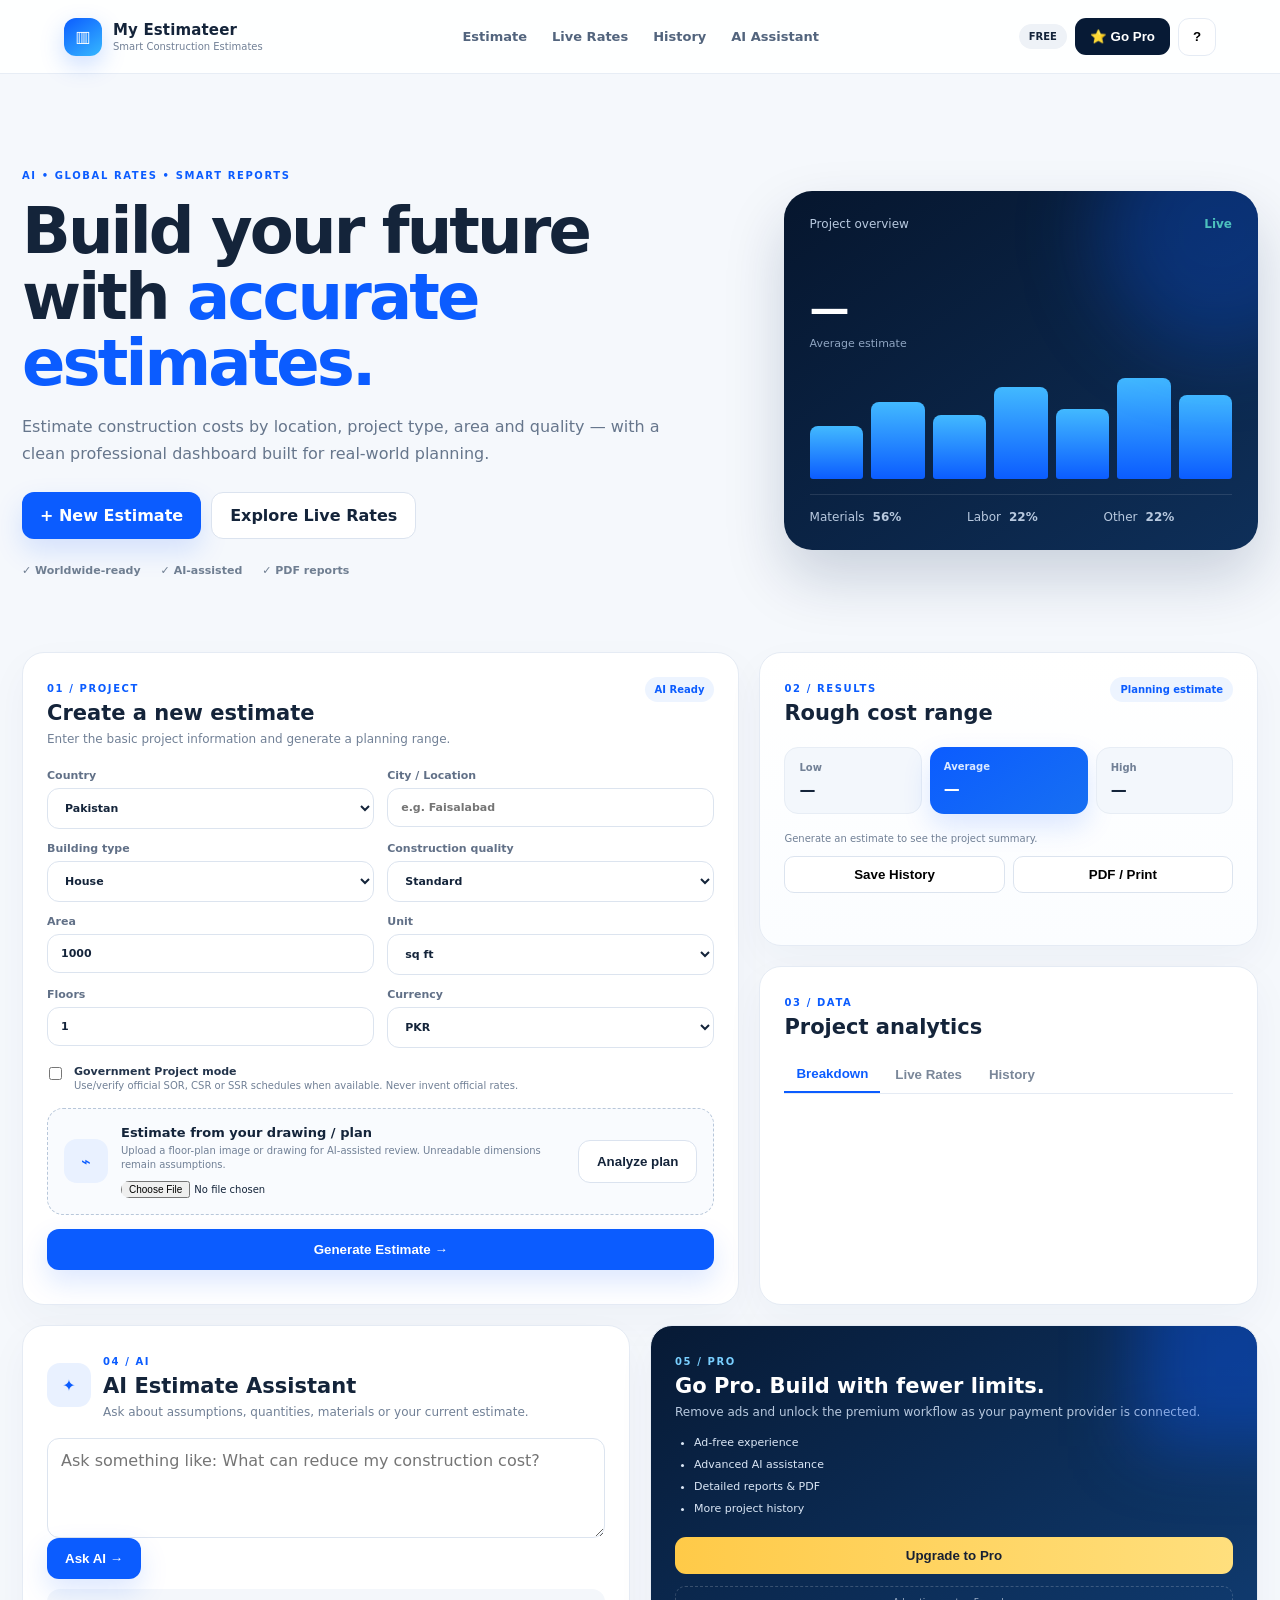
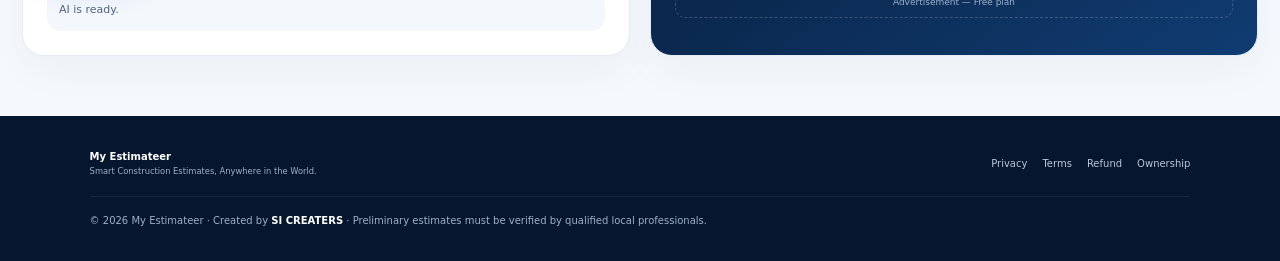
<file: index.html>
<!doctype html>
<html lang="en">
<head>
<meta charset="utf-8"><meta name="viewport" content="width=device-width,initial-scale=1">
<meta name="theme-color" content="#0b5cff"><title>My Estimateer — Smart Construction Estimates</title>
<link rel="manifest" href="manifest.json"><link rel="stylesheet" href="styles.css">
</head>
<body>
<div class="app-shell">
<header class="topbar">
  <a class="brand" href="#top"><span class="brand-mark">▥</span><span><b>My Estimateer</b><small>Smart Construction Estimates</small></span></a>
  <nav class="desktop-nav"><a href="#estimate">Estimate</a><a href="#rates-card">Live Rates</a><a href="#history-card">History</a><a href="#assistant">AI Assistant</a></nav>
  <div class="top-actions"><span id="planBadge" class="plan-badge">FREE</span><button id="proBtn" class="pro-btn">★ Go Pro</button><button id="tutorial" class="icon-btn" aria-label="Tutorial">?</button></div>
</header>

<section class="hero" id="top">
  <div class="hero-copy">
    <span class="eyebrow">AI • GLOBAL RATES • SMART REPORTS</span>
    <h1>Build your future with <span>accurate estimates.</span></h1>
    <p>Estimate construction costs by location, project type, area and quality — with a clean professional dashboard built for real-world planning.</p>
    <div class="hero-actions"><a class="primary hero-btn" href="#estimate">+ New Estimate</a><a class="secondary hero-btn" href="#rates-card">Explore Live Rates</a></div>
    <div class="hero-trust"><span>✓ Worldwide-ready</span><span>✓ AI-assisted</span><span>✓ PDF reports</span></div>
  </div>
  <div class="hero-panel">
    <div class="mini-panel-head"><span>Project overview</span><b>Live</b></div>
    <div class="mini-number"><strong id="heroAvg">—</strong><span>Average estimate</span></div>
    <div class="mini-bars"><i style="height:48%"></i><i style="height:70%"></i><i style="height:58%"></i><i style="height:84%"></i><i style="height:64%"></i><i style="height:92%"></i><i style="height:76%"></i></div>
    <div class="mini-footer"><span>Materials</span><b>56%</b><span>Labor</span><b>22%</b><span>Other</span><b>22%</b></div>
  </div>
</section>

<main class="dashboard" id="estimate">
<section class="card estimate-card">
  <div class="section-heading"><div><span class="section-kicker">01 / PROJECT</span><h2>Create a new estimate</h2><p>Enter the basic project information and generate a planning range.</p></div><span class="step-pill">AI Ready</span></div>
  <div class="form-grid">
    <label>Country<select id="country"></select></label>
    <label>City / Location<input id="city" placeholder="e.g. Faisalabad"></label>
    <label>Building type<select id="type"><option>House</option><option>Commercial</option><option>Industrial</option><option>Government</option><option>Other</option></select></label>
    <label>Construction quality<select id="quality"><option value="basic">Basic</option><option value="standard" selected>Standard</option><option value="premium">Premium</option></select></label>
    <label>Area<input id="area" type="number" value="1000" min="1"></label>
    <label>Unit<select id="unit"><option value="sqft">sq ft</option><option value="sqm">m²</option><option value="sqyd">sq yd</option></select></label>
    <label>Floors<input id="floors" type="number" value="1" min="1"></label>
    <label>Currency<select id="currency"></select></label>
  </div>
  <label class="check"><input id="gov" type="checkbox"><span><b>Government Project mode</b><small>Use/verify official SOR, CSR or SSR schedules when available. Never invent official rates.</small></span></label>
  <div class="plan-upload"><div class="upload-icon">⌁</div><div><h3>Estimate from your drawing / plan</h3><p>Upload a floor-plan image or drawing for AI-assisted review. Unreadable dimensions remain assumptions.</p><input id="file" type="file" accept="image/*,.pdf"><div id="preview"></div></div><button id="analyze" class="secondary">Analyze plan</button></div>
  <button class="primary generate-btn" id="estimate">Generate Estimate →</button><p class="note" id="note"></p>
</section>

<section class="results-stack">
  <div class="card result-card">
    <div class="result-head"><div><span class="section-kicker">02 / RESULTS</span><h2>Rough cost range</h2></div><span class="confidence">Planning estimate</span></div>
    <div class="totals"><div><span>Low</span><strong id="low">—</strong></div><div class="featured"><span>Average</span><strong id="avg">—</strong></div><div><span>High</span><strong id="high">—</strong></div></div>
    <p id="meta" class="note">Generate an estimate to see the project summary.</p>
    <div class="result-actions"><button id="save">Save History</button><button id="print">PDF / Print</button></div>
  </div>
  <div class="card analytics-card" id="rates-card">
    <div class="section-heading compact"><div><span class="section-kicker">03 / DATA</span><h2>Project analytics</h2></div></div>
    <div class="tabs"><button data-tab="break">Breakdown</button><button data-tab="rates">Live Rates</button><button data-tab="history">History</button></div>
    <div id="break" class="tab active"></div><div id="rates" class="tab"></div><div id="history" class="tab"></div>
  </div>
</section>

<section class="lower-grid">
  <div class="card assistant-card" id="assistant"><div class="assistant-top"><div class="ai-avatar">✦</div><div><span class="section-kicker">04 / AI</span><h2>AI Estimate Assistant</h2><p>Ask about assumptions, quantities, materials or your current estimate.</p></div></div><textarea id="q" placeholder="Ask something like: What can reduce my construction cost?"></textarea><button id="ask" class="primary">Ask AI →</button><div id="answer" class="answer">AI is ready.</div></div>
  <div class="card pro-card"><div class="pro-glow"></div><span class="section-kicker">05 / PRO</span><h2>Go Pro. Build with fewer limits.</h2><p>Remove ads and unlock the premium workflow as your payment provider is connected.</p><ul><li>Ad-free experience</li><li>Advanced AI assistance</li><li>Detailed reports & PDF</li><li>More project history</li></ul><button id="upgradeBtn" class="pro-cta">Upgrade to Pro →</button><div id="adSlot" class="ad-slot">Advertisement — Free plan</div></div>
</section>
</main>

<footer><div><b>My Estimateer</b><small>Smart Construction Estimates, Anywhere in the World.</small></div><div class="footer-links"><a href="privacy-policy.html">Privacy</a><a href="terms-and-conditions.html">Terms</a><a href="refund-policy.html">Refund</a><a href="ownership-statement.html">Ownership</a></div><p>© 2026 My Estimateer · Created by <b>SI CREATERS</b> · Preliminary estimates must be verified by qualified local professionals.</p></footer>
</div>
<script src="app.js"></script>
</body></html>
</file>
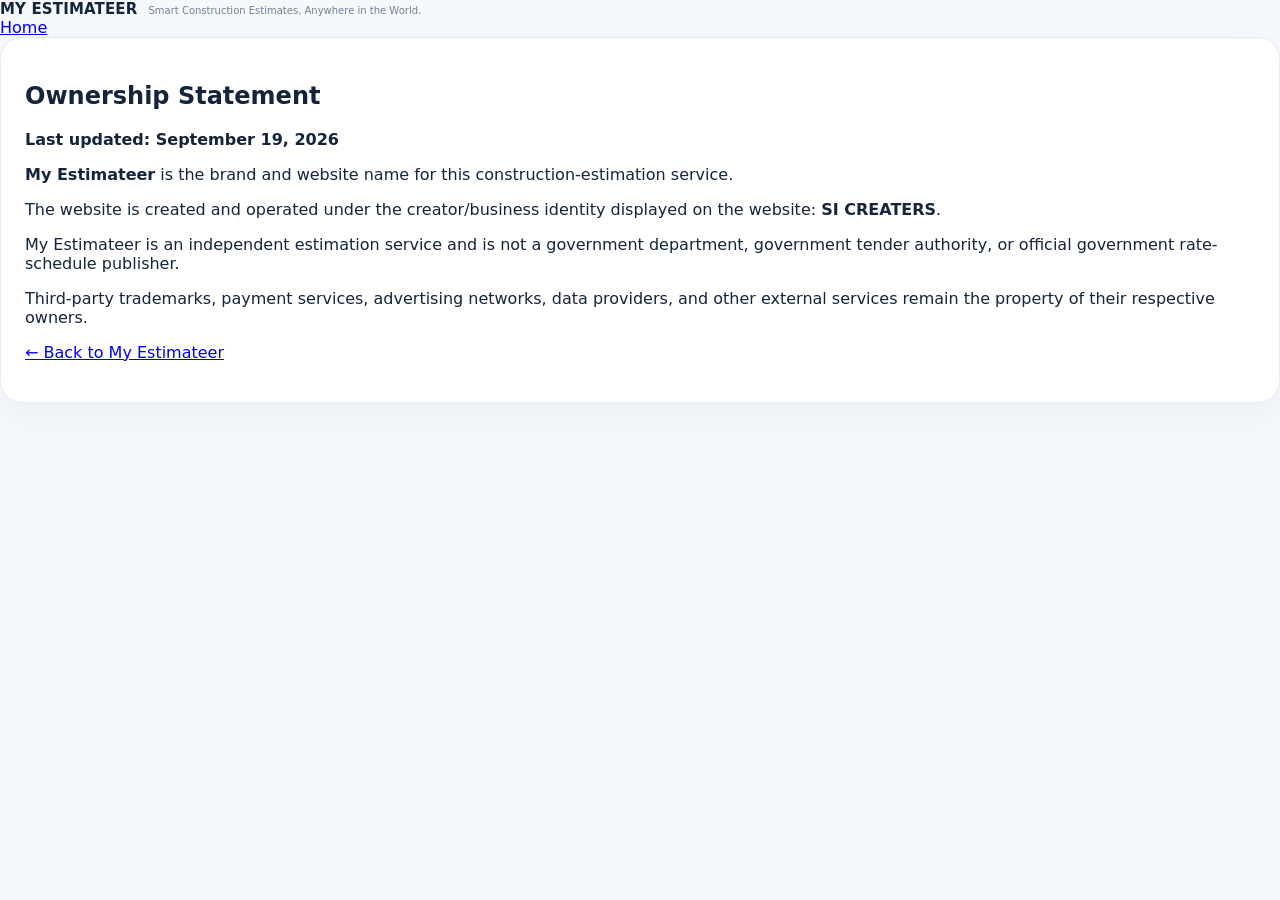
<file: ownership-statement.html>
<!doctype html><html lang="en"><head><meta charset="utf-8"><meta name="viewport" content="width=device-width,initial-scale=1"><title>Ownership Statement — My Estimateer</title><link rel="stylesheet" href="styles.css"></head><body><header><div class="brand"><b>MY ESTIMATEER</b><small>Smart Construction Estimates, Anywhere in the World.</small></div><a href="index.html">Home</a></header><main><section class="card legal"><h1>Ownership Statement</h1><p><strong>Last updated: September 19, 2026</strong></p><p><strong>My Estimateer</strong> is the brand and website name for this construction-estimation service.</p><p>The website is created and operated under the creator/business identity displayed on the website: <strong>SI CREATERS</strong>.</p><p>My Estimateer is an independent estimation service and is not a government department, government tender authority, or official government rate-schedule publisher.</p><p>Third-party trademarks, payment services, advertising networks, data providers, and other external services remain the property of their respective owners.</p><p><a href="index.html">← Back to My Estimateer</a></p></section></main></body></html>
</file>
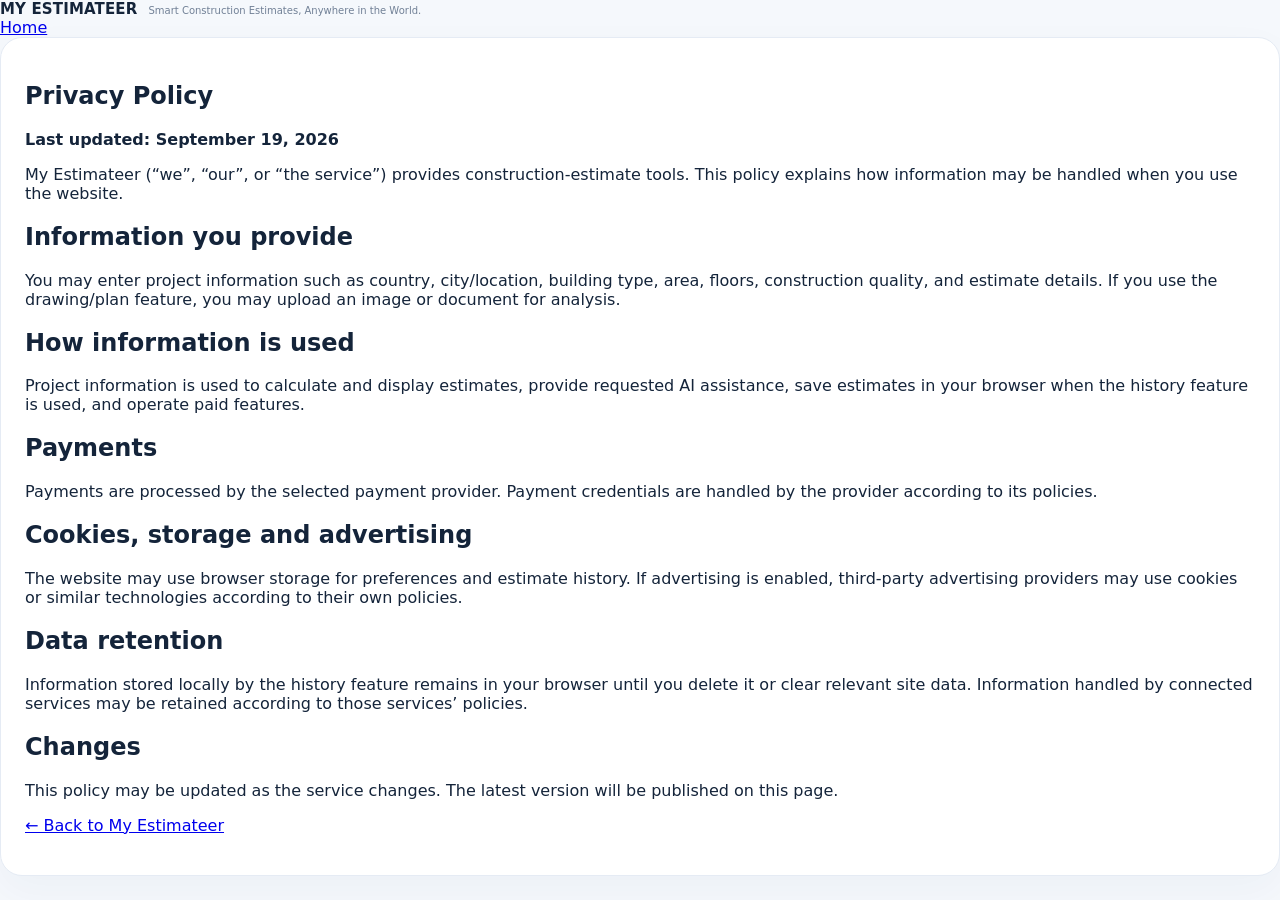
<file: privacy-policy.html>
<!doctype html><html lang="en"><head><meta charset="utf-8"><meta name="viewport" content="width=device-width,initial-scale=1"><title>Privacy Policy — My Estimateer</title><link rel="stylesheet" href="styles.css"></head><body><header><div class="brand"><b>MY ESTIMATEER</b><small>Smart Construction Estimates, Anywhere in the World.</small></div><a href="index.html">Home</a></header><main><section class="card legal"><h1>Privacy Policy</h1><p><strong>Last updated: September 19, 2026</strong></p><p>My Estimateer (“we”, “our”, or “the service”) provides construction-estimate tools. This policy explains how information may be handled when you use the website.</p><h2>Information you provide</h2><p>You may enter project information such as country, city/location, building type, area, floors, construction quality, and estimate details. If you use the drawing/plan feature, you may upload an image or document for analysis.</p><h2>How information is used</h2><p>Project information is used to calculate and display estimates, provide requested AI assistance, save estimates in your browser when the history feature is used, and operate paid features.</p><h2>Payments</h2><p>Payments are processed by the selected payment provider. Payment credentials are handled by the provider according to its policies.</p><h2>Cookies, storage and advertising</h2><p>The website may use browser storage for preferences and estimate history. If advertising is enabled, third-party advertising providers may use cookies or similar technologies according to their own policies.</p><h2>Data retention</h2><p>Information stored locally by the history feature remains in your browser until you delete it or clear relevant site data. Information handled by connected services may be retained according to those services’ policies.</p><h2>Changes</h2><p>This policy may be updated as the service changes. The latest version will be published on this page.</p><p><a href="index.html">← Back to My Estimateer</a></p></section></main></body></html>
</file>
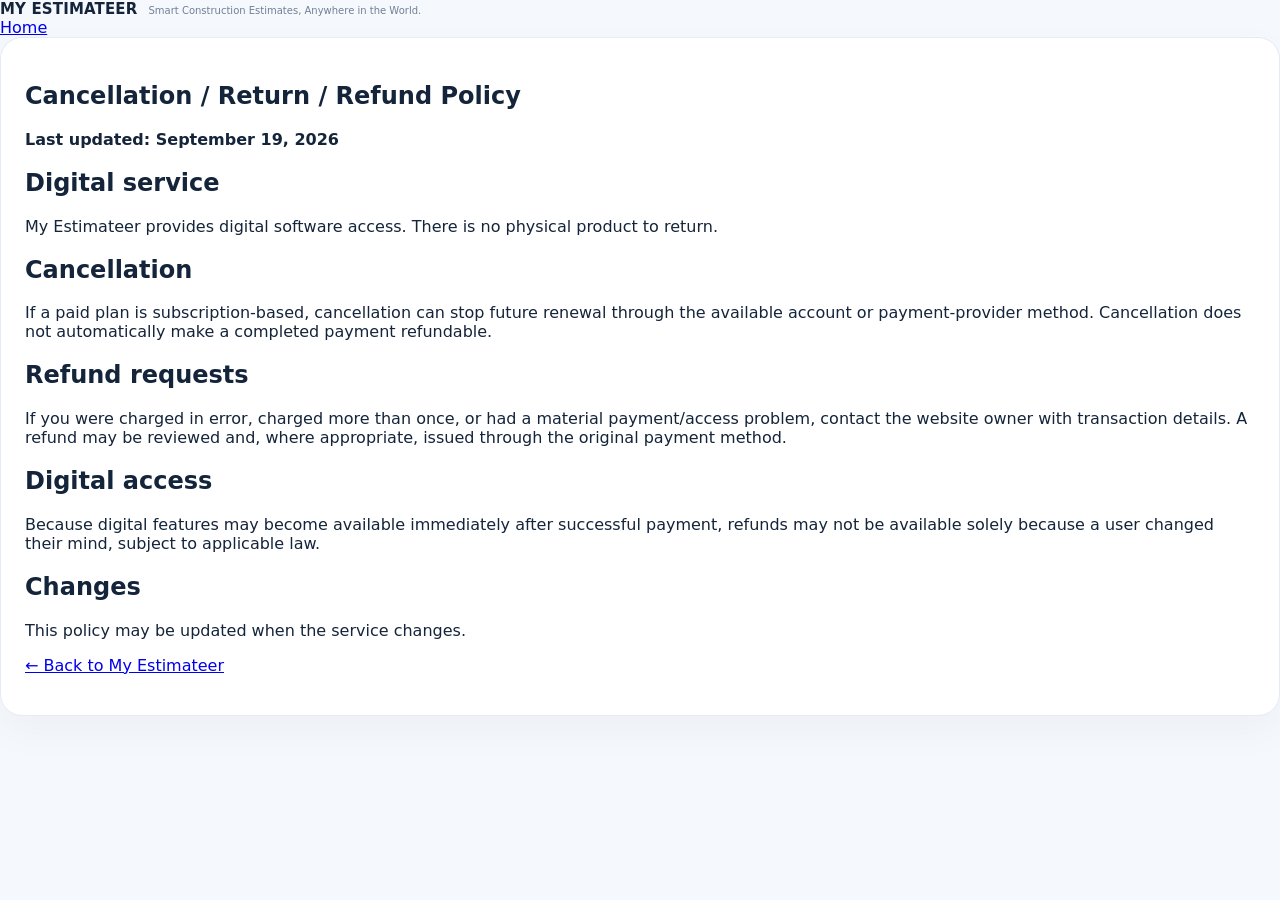
<file: refund-policy.html>
<!doctype html><html lang="en"><head><meta charset="utf-8"><meta name="viewport" content="width=device-width,initial-scale=1"><title>Cancellation / Return / Refund Policy — My Estimateer</title><link rel="stylesheet" href="styles.css"></head><body><header><div class="brand"><b>MY ESTIMATEER</b><small>Smart Construction Estimates, Anywhere in the World.</small></div><a href="index.html">Home</a></header><main><section class="card legal"><h1>Cancellation / Return / Refund Policy</h1><p><strong>Last updated: September 19, 2026</strong></p><h2>Digital service</h2><p>My Estimateer provides digital software access. There is no physical product to return.</p><h2>Cancellation</h2><p>If a paid plan is subscription-based, cancellation can stop future renewal through the available account or payment-provider method. Cancellation does not automatically make a completed payment refundable.</p><h2>Refund requests</h2><p>If you were charged in error, charged more than once, or had a material payment/access problem, contact the website owner with transaction details. A refund may be reviewed and, where appropriate, issued through the original payment method.</p><h2>Digital access</h2><p>Because digital features may become available immediately after successful payment, refunds may not be available solely because a user changed their mind, subject to applicable law.</p><h2>Changes</h2><p>This policy may be updated when the service changes.</p><p><a href="index.html">← Back to My Estimateer</a></p></section></main></body></html>
</file>
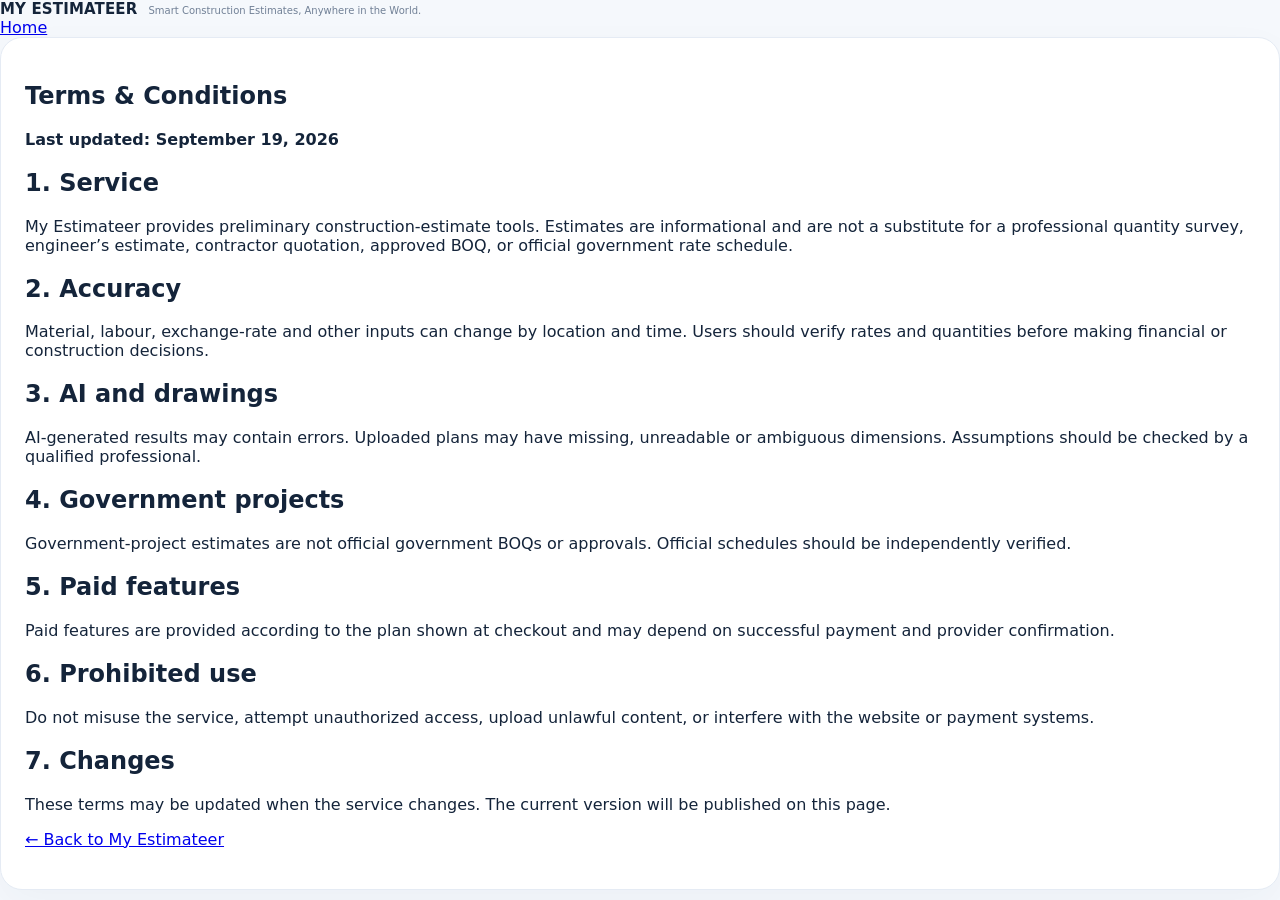
<file: terms-and-conditions.html>
<!doctype html><html lang="en"><head><meta charset="utf-8"><meta name="viewport" content="width=device-width,initial-scale=1"><title>Terms & Conditions — My Estimateer</title><link rel="stylesheet" href="styles.css"></head><body><header><div class="brand"><b>MY ESTIMATEER</b><small>Smart Construction Estimates, Anywhere in the World.</small></div><a href="index.html">Home</a></header><main><section class="card legal"><h1>Terms & Conditions</h1><p><strong>Last updated: September 19, 2026</strong></p><h2>1. Service</h2><p>My Estimateer provides preliminary construction-estimate tools. Estimates are informational and are not a substitute for a professional quantity survey, engineer’s estimate, contractor quotation, approved BOQ, or official government rate schedule.</p><h2>2. Accuracy</h2><p>Material, labour, exchange-rate and other inputs can change by location and time. Users should verify rates and quantities before making financial or construction decisions.</p><h2>3. AI and drawings</h2><p>AI-generated results may contain errors. Uploaded plans may have missing, unreadable or ambiguous dimensions. Assumptions should be checked by a qualified professional.</p><h2>4. Government projects</h2><p>Government-project estimates are not official government BOQs or approvals. Official schedules should be independently verified.</p><h2>5. Paid features</h2><p>Paid features are provided according to the plan shown at checkout and may depend on successful payment and provider confirmation.</p><h2>6. Prohibited use</h2><p>Do not misuse the service, attempt unauthorized access, upload unlawful content, or interfere with the website or payment systems.</p><h2>7. Changes</h2><p>These terms may be updated when the service changes. The current version will be published on this page.</p><p><a href="index.html">← Back to My Estimateer</a></p></section></main></body></html>
</file>
<file: styles.css>
:root{--navy:#071a35;--blue:#0b5cff;--cyan:#38bdf8;--ink:#14243a;--muted:#718096;--line:#e5ebf4;--bg:#f5f8fc;--card:#fff;--soft:#edf4ff;--gold:#ffcc52}*{box-sizing:border-box}html{scroll-behavior:smooth}body{margin:0;background:var(--bg);color:var(--ink);font-family:Inter,ui-sans-serif,system-ui,-apple-system,BlinkMacSystemFont,"Segoe UI",Arial,sans-serif}.app-shell{min-height:100vh}.topbar{height:74px;position:sticky;top:0;z-index:20;display:flex;align-items:center;justify-content:space-between;padding:0 clamp(18px,5vw,72px);background:rgba(255,255,255,.9);backdrop-filter:blur(18px);border-bottom:1px solid rgba(229,235,244,.9)}.brand{display:flex;align-items:center;gap:11px;text-decoration:none;color:var(--ink)}.brand-mark{width:38px;height:38px;display:grid;place-items:center;border-radius:12px;background:linear-gradient(145deg,#0b5cff,#36b8ff);color:white;font-weight:900;box-shadow:0 9px 25px #0b5cff35}.brand b{display:block;font-size:15px;letter-spacing:.01em}.brand small{display:block;color:var(--muted);font-size:10px;margin-top:2px}.desktop-nav{display:flex;gap:25px}.desktop-nav a{color:#52647d;text-decoration:none;font-size:13px;font-weight:700}.desktop-nav a:hover{color:var(--blue)}.top-actions{display:flex;align-items:center;gap:8px}.plan-badge{background:#eef2f7;padding:7px 10px;border-radius:999px;font-size:10px;font-weight:900}.pro-btn,.pro-cta{border:0;background:var(--navy);color:#fff;border-radius:11px;padding:11px 15px;font-weight:800;cursor:pointer}.icon-btn{width:38px;height:38px;border:1px solid var(--line);background:#fff;border-radius:11px;font-weight:900}.hero{max-width:1280px;margin:0 auto;padding:70px 22px 45px;display:grid;grid-template-columns:1.2fr .8fr;gap:50px;align-items:center}.hero-copy{padding:20px 0}.eyebrow,.section-kicker{font-size:10px;letter-spacing:.16em;font-weight:900;color:var(--blue)}.hero h1{font-size:clamp(38px,5vw,66px);line-height:1.03;letter-spacing:-.045em;margin:16px 0}.hero h1 span{color:var(--blue)}.hero p{max-width:650px;color:#66768c;font-size:16px;line-height:1.7}.hero-actions{display:flex;gap:10px;margin:25px 0}.hero-btn{text-decoration:none!important;display:inline-flex!important;align-items:center;justify-content:center;width:auto!important}.primary,.secondary{border-radius:12px;padding:13px 18px;font-weight:800;cursor:pointer;text-decoration:none}.primary{background:var(--blue);color:white;border:0;box-shadow:0 12px 28px #0b5cff25}.secondary{background:#fff;color:var(--ink);border:1px solid #dbe3ef}.hero-trust{display:flex;gap:20px;flex-wrap:wrap;color:#6f7e91;font-size:11px;font-weight:700}.hero-panel{background:linear-gradient(145deg,#06162e,#0e2f59);border-radius:28px;padding:26px;color:#fff;box-shadow:0 28px 60px #08234b2e;min-height:330px;position:relative;overflow:hidden}.hero-panel:after{content:"";position:absolute;width:240px;height:240px;border-radius:50%;background:#0b5cff45;filter:blur(40px);right:-80px;top:-80px}.mini-panel-head,.mini-footer{display:grid;grid-template-columns:1fr auto;gap:8px;font-size:12px;color:#b8c9df}.mini-panel-head b{color:#65e6a5}.mini-number{margin:55px 0 18px}.mini-number strong{display:block;font-size:40px;letter-spacing:-.04em}.mini-number span{font-size:11px;color:#8fa5c2}.mini-bars{height:110px;display:flex;align-items:end;gap:8px}.mini-bars i{display:block;flex:1;border-radius:8px 8px 3px 3px;background:linear-gradient(#42b9ff,#0b5cff)}.mini-footer{grid-template-columns:auto 1fr auto 1fr auto 1fr;margin-top:15px;padding-top:15px;border-top:1px solid #ffffff1c}.dashboard{max-width:1280px;margin:0 auto;padding:10px 22px 60px;display:grid;grid-template-columns:1.18fr .82fr;gap:20px}.card{background:var(--card);border:1px solid var(--line);border-radius:22px;padding:24px;box-shadow:0 15px 40px #16355b0a}.section-heading{display:flex;justify-content:space-between;gap:20px;align-items:flex-start;margin-bottom:20px}.section-heading.compact{margin-bottom:12px}.section-heading h2,.result-head h2,.assistant-card h2,.pro-card h2{font-size:21px;margin:5px 0}.section-heading p,.assistant-card p,.pro-card p{font-size:12px;color:var(--muted);line-height:1.55;margin:0}.step-pill,.confidence{font-size:10px;font-weight:900;background:var(--soft);color:var(--blue);border-radius:999px;padding:7px 10px}.form-grid{display:grid;grid-template-columns:1fr 1fr;gap:13px}label{font-size:11px;font-weight:800;color:#617087}input,select,textarea{font:inherit;display:block;width:100%;margin-top:6px;padding:12px 13px;border:1px solid #dce4ef;border-radius:12px;background:#fff;color:var(--ink);outline:none}input:focus,select:focus,textarea:focus{border-color:#76a4ff;box-shadow:0 0 0 3px #0b5cff10}.check{display:flex;gap:10px;align-items:flex-start;margin:17px 0;color:#23344b}.check input{width:17px;margin:2px 0}.check span{display:grid;gap:2px}.check small{font-size:10px;color:var(--muted);font-weight:500}.plan-upload{display:grid;grid-template-columns:auto 1fr auto;gap:13px;align-items:center;padding:16px;border:1px dashed #b8c7da;background:#f9fbfe;border-radius:16px}.upload-icon,.ai-avatar{width:44px;height:44px;border-radius:13px;display:grid;place-items:center;background:#e9f1ff;color:var(--blue);font-weight:900}.plan-upload h3{font-size:13px;margin:0 0 4px}.plan-upload p{font-size:10px;color:var(--muted);margin:0 0 8px;line-height:1.45}.plan-upload input{border:0;padding:0;background:transparent;font-size:10px}.generate-btn{width:100%;margin-top:14px}.note{font-size:10px;color:var(--muted);line-height:1.5}.results-stack{display:grid;gap:20px}.result-card{background:linear-gradient(180deg,#fff,#fbfdff)}.result-head{display:flex;justify-content:space-between;align-items:start}.totals{display:grid;grid-template-columns:1fr 1.15fr 1fr;gap:8px;margin:17px 0}.totals>div{padding:14px;border-radius:14px;background:#f3f7fc;border:1px solid #e7edf5}.totals span{display:block;font-size:10px;color:#718096;font-weight:800}.totals strong{display:block;font-size:16px;margin-top:7px;letter-spacing:-.02em}.totals .featured{background:linear-gradient(145deg,#0b5cff,#176ff2);color:#fff;border:0;box-shadow:0 12px 28px #0b5cff25}.totals .featured span{color:#dbe8ff}.result-actions{display:flex;gap:8px}.result-actions button{flex:1;padding:10px;border:1px solid #dce4ef;background:#fff;border-radius:10px;font-weight:800}.analytics-card{min-height:310px}.tabs{display:flex;gap:3px;border-bottom:1px solid var(--line)}.tabs button{border:0;background:transparent;padding:10px 12px;color:#7a8799;font-weight:800;cursor:pointer}.tabs button:first-child{color:var(--blue);border-bottom:2px solid var(--blue)}.tab{display:none;padding-top:12px}.tab.active{display:block}.row,.history{padding:10px 0;border-bottom:1px solid #edf1f6;display:flex;justify-content:space-between;font-size:11px}.rate{padding:10px;border:1px solid #e8edf4;border-radius:12px;margin-bottom:7px}.rate small{display:block;color:#718096;margin-top:3px}.lower-grid{grid-column:1/-1;display:grid;grid-template-columns:1fr 1fr;gap:20px}.assistant-top{display:flex;gap:12px;align-items:center}.assistant-card textarea{min-height:100px;resize:vertical;margin-top:17px}.answer{margin-top:10px;background:#f4f7fb;border-radius:13px;padding:12px;font-size:11px;line-height:1.6;color:#52647d}.pro-card{position:relative;overflow:hidden;background:linear-gradient(145deg,#071a35,#103c72);color:#fff}.pro-card .section-kicker{color:#79cfff}.pro-card p{color:#b8c9df}.pro-card ul{padding-left:19px;color:#dbe7f6;font-size:11px;line-height:2}.pro-cta{background:linear-gradient(90deg,#ffca48,#ffdf7d);color:#172033;width:100%;margin-top:6px}.pro-glow{position:absolute;width:190px;height:190px;background:#0b5cff60;filter:blur(35px);right:-70px;top:-70px}.ad-slot{margin-top:12px;padding:10px;text-align:center;border:1px dashed #ffffff30;border-radius:10px;color:#9fb1c9;font-size:9px}.hidden{display:none!important}footer{background:#06162e;color:#9eb0c8;padding:35px clamp(22px,7vw,90px);display:grid;grid-template-columns:1fr auto;gap:20px;align-items:center;font-size:10px}footer b{color:#fff}footer small{display:block;margin-top:4px}.footer-links{display:flex;gap:15px}.footer-links a{color:#b9c7d8;text-decoration:none}.footer-links a:hover{color:#fff}footer p{grid-column:1/-1;margin:0;border-top:1px solid #ffffff12;padding-top:18px}
@media(max-width:980px){.desktop-nav{display:none}.hero{grid-template-columns:1fr}.hero-panel{max-width:620px}.dashboard{grid-template-columns:1fr}.lower-grid{grid-column:auto;grid-template-columns:1fr}.results-stack{grid-template-columns:1fr 1fr;grid-column:1/-1}.estimate-card{grid-column:1/-1}}
@media(max-width:680px){.topbar{height:64px;padding:0 14px}.brand small{display:none}.pro-btn{padding:9px 11px;font-size:11px}.hero{padding:38px 15px 25px}.hero h1{font-size:39px}.hero p{font-size:14px}.hero-actions{flex-direction:column}.hero-btn{width:100%!important}.dashboard{padding:8px 15px 40px}.card{padding:18px;border-radius:18px}.form-grid{grid-template-columns:1fr}.plan-upload{grid-template-columns:auto 1fr}.plan-upload button{grid-column:1/-1;width:100%}.results-stack{grid-template-columns:1fr;grid-column:auto}.lower-grid{grid-column:auto}.totals strong{font-size:13px}.footer-links{flex-wrap:wrap}footer{grid-template-columns:1fr}}
</file>
